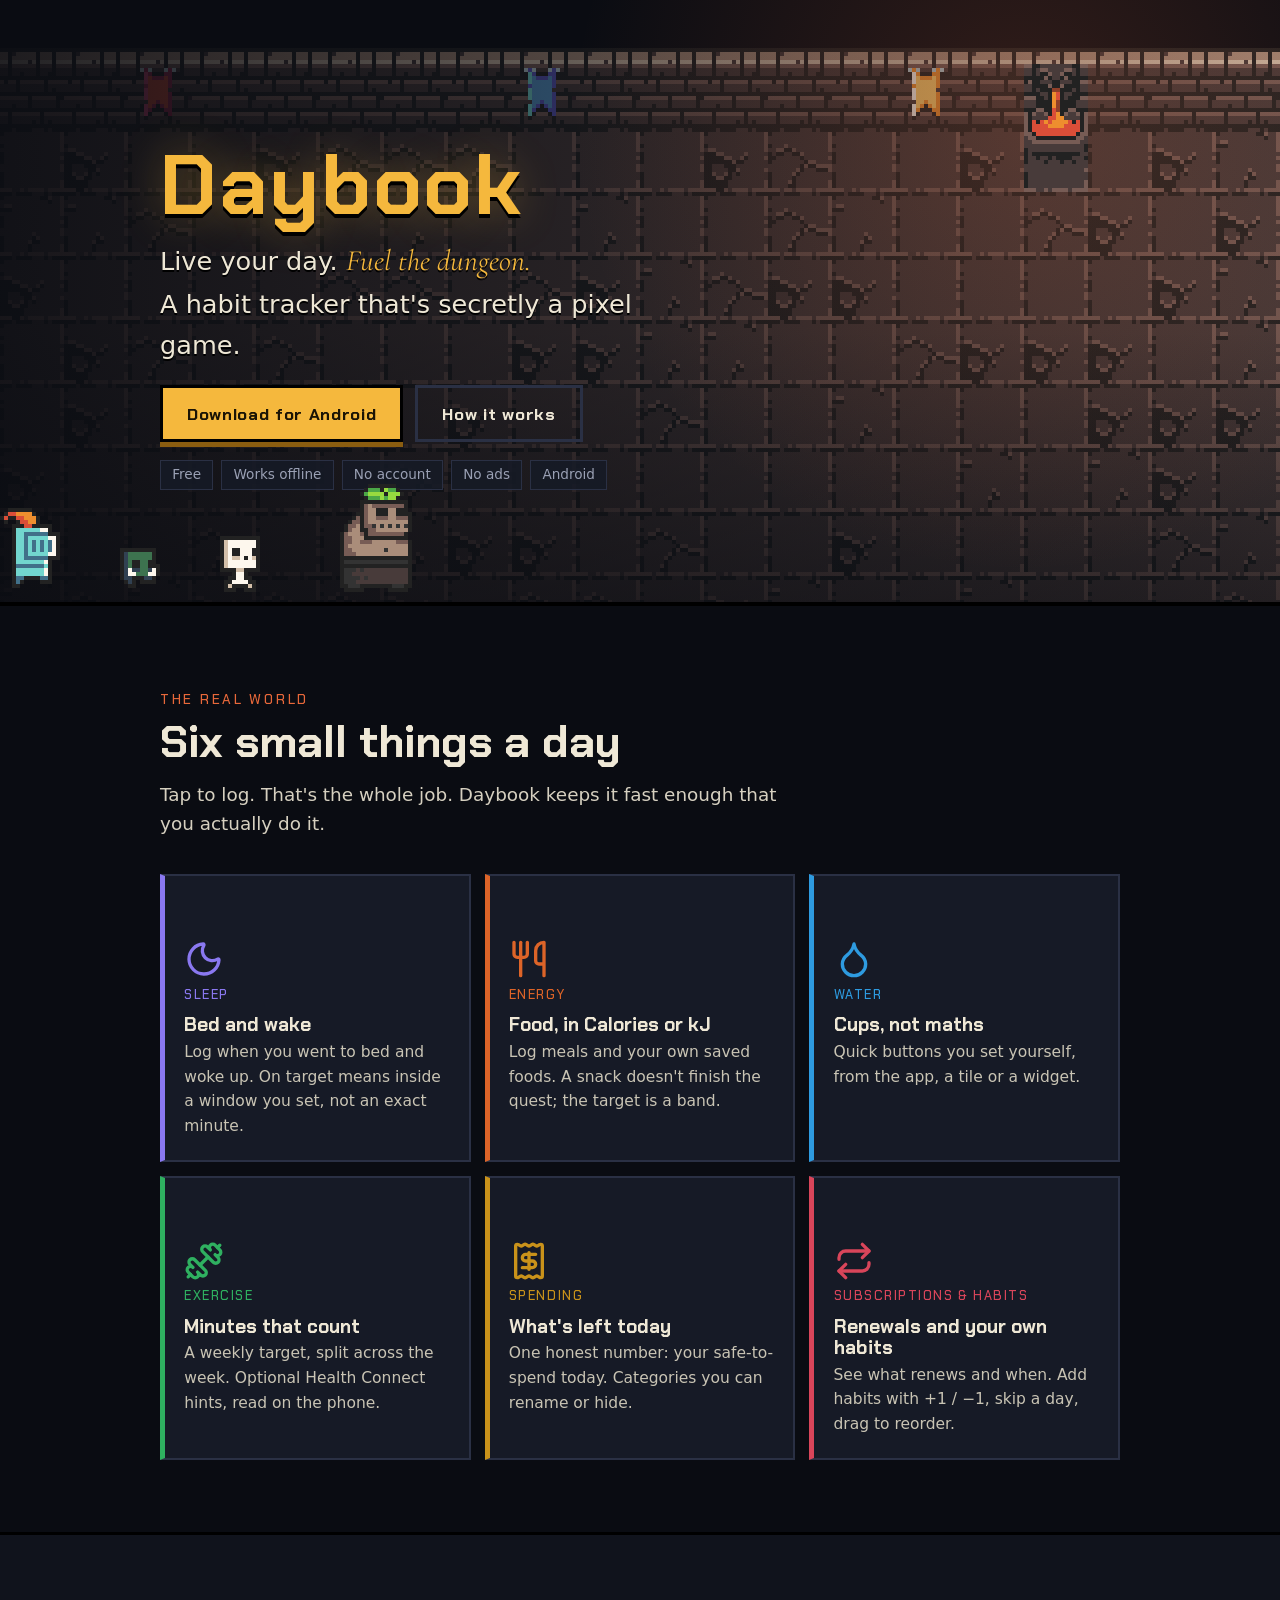
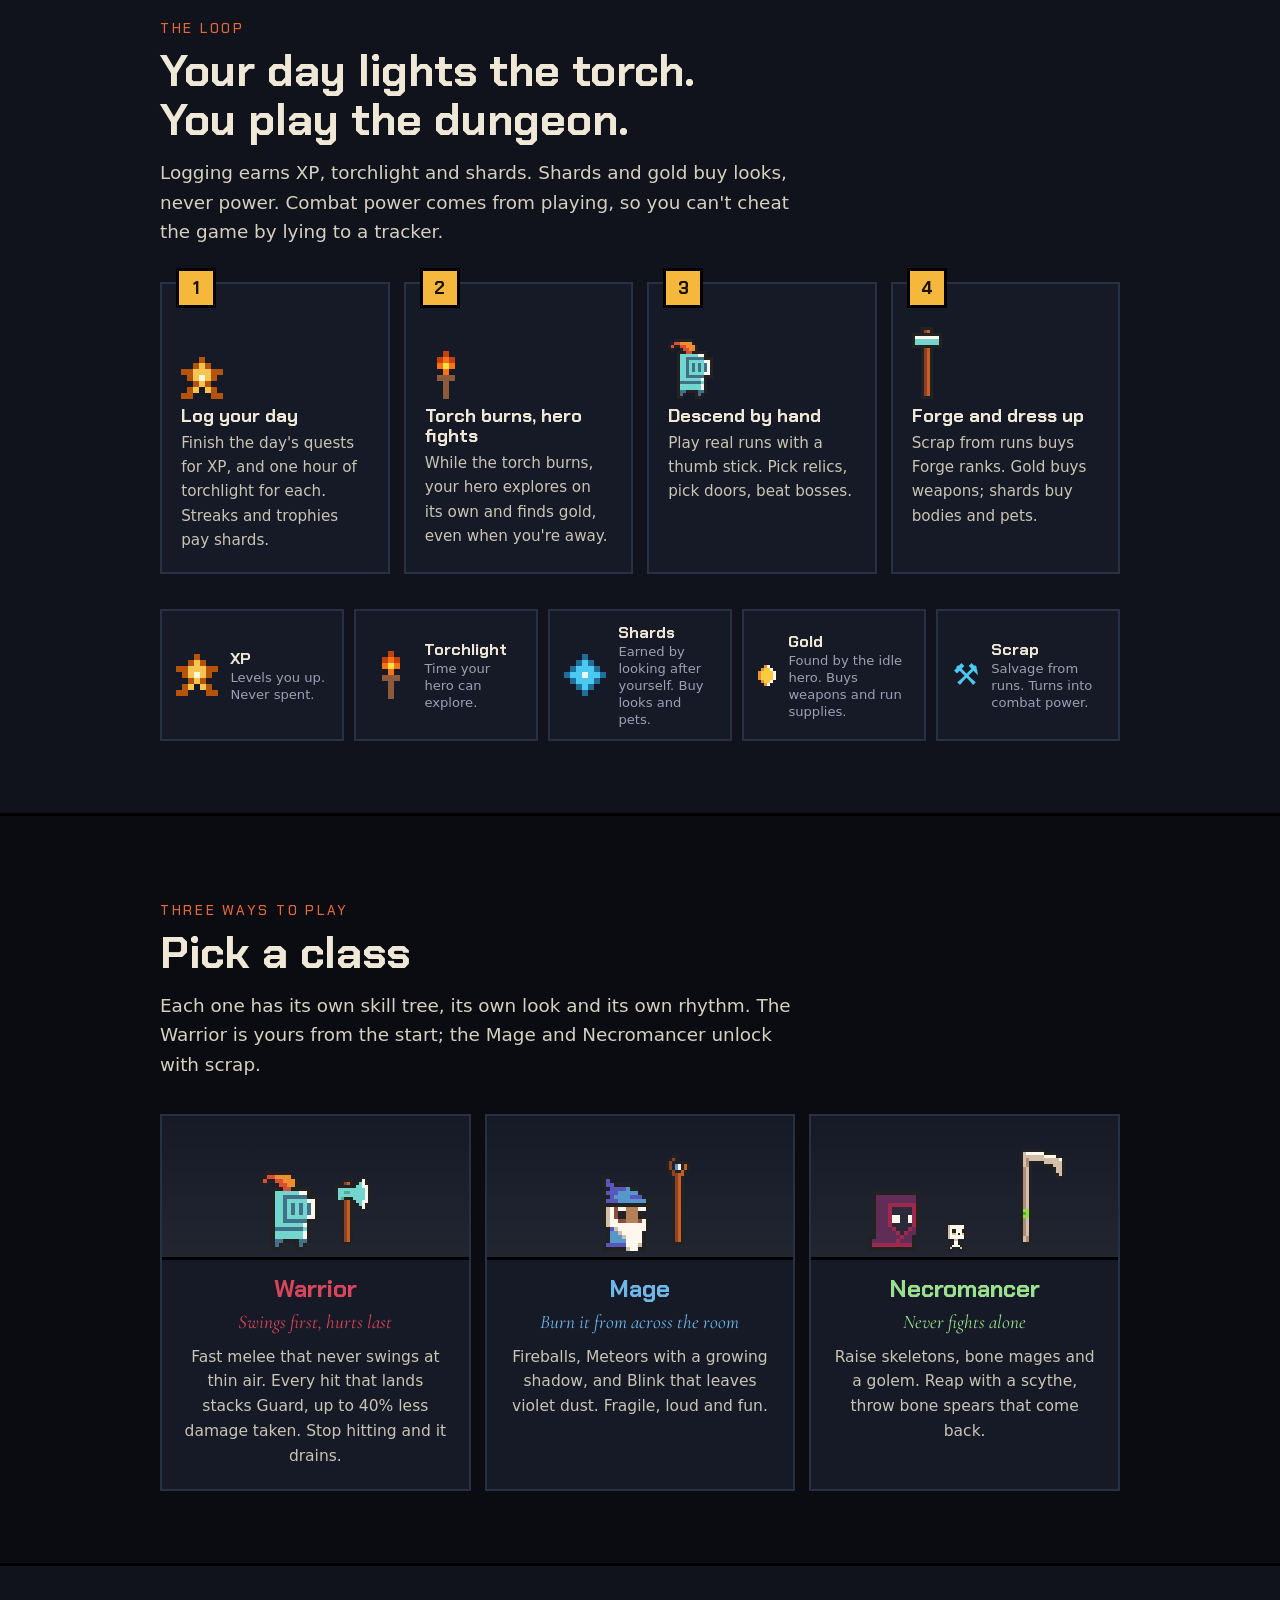
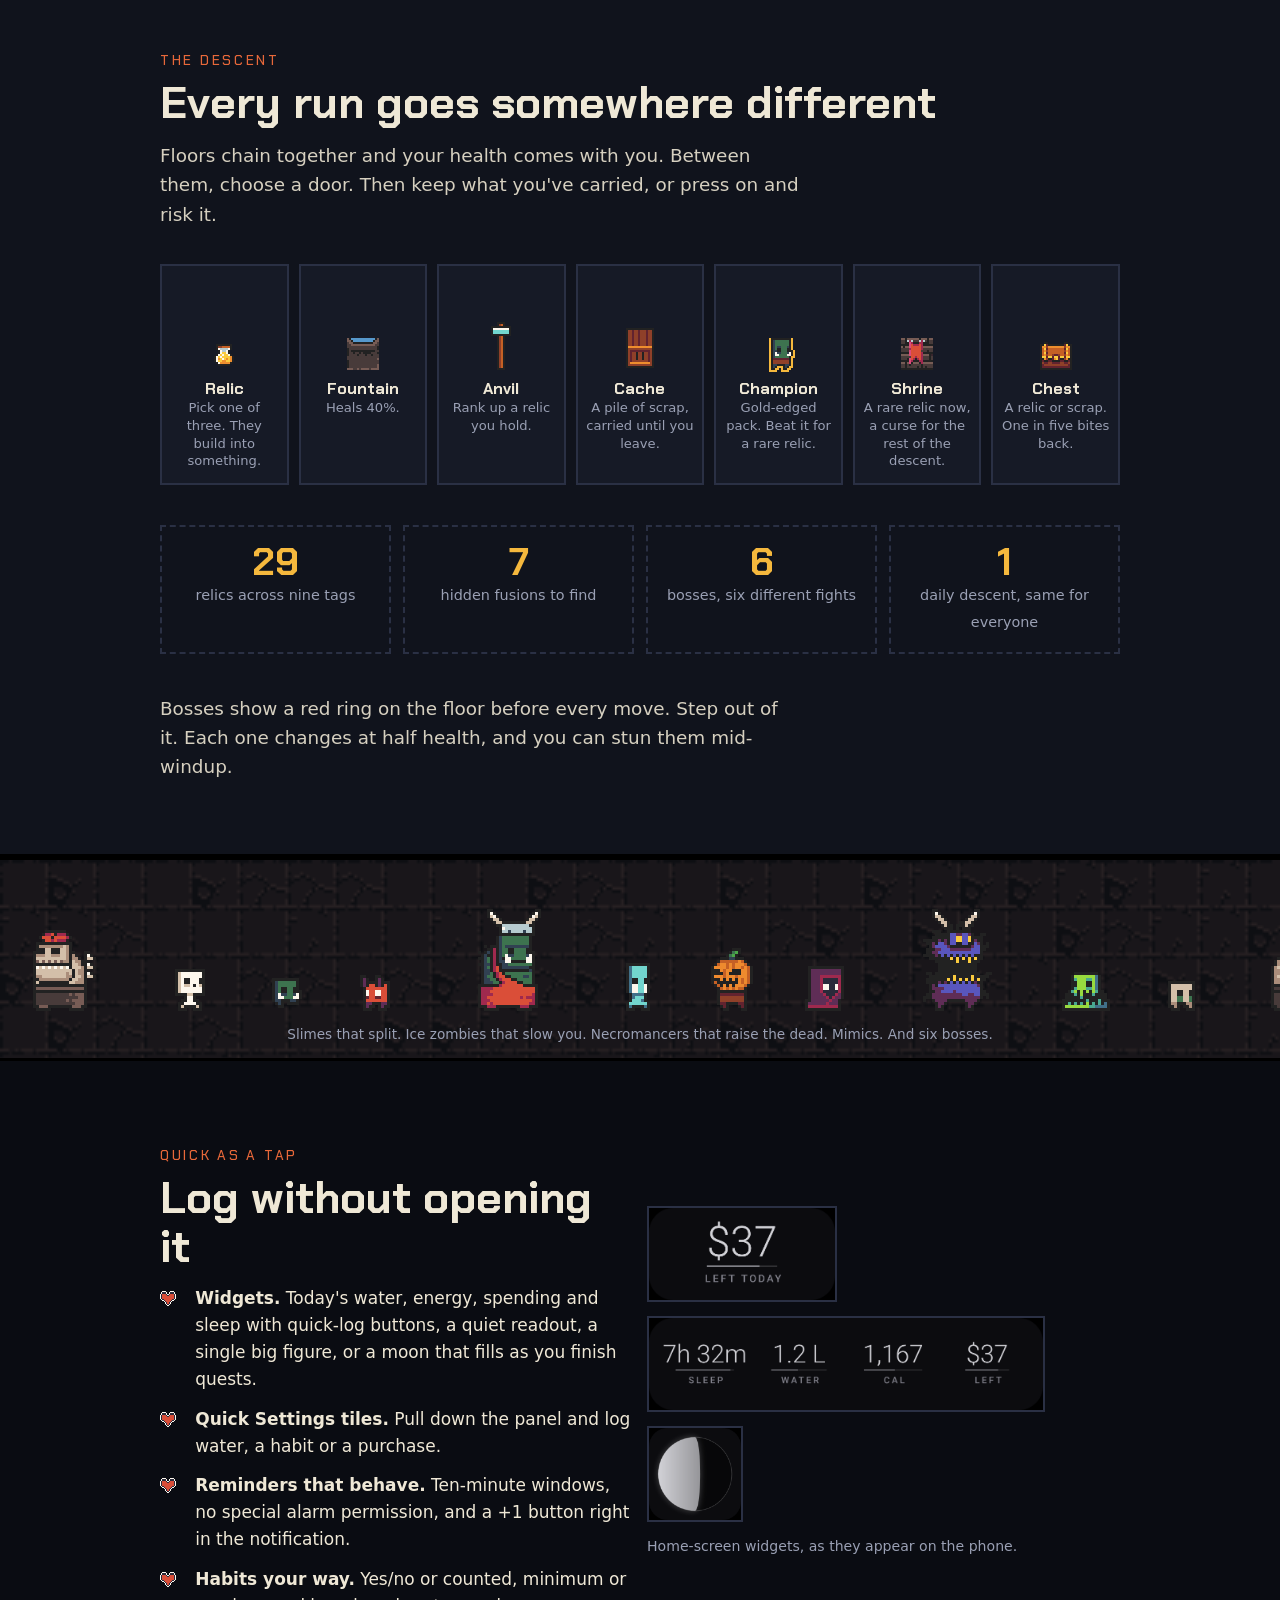
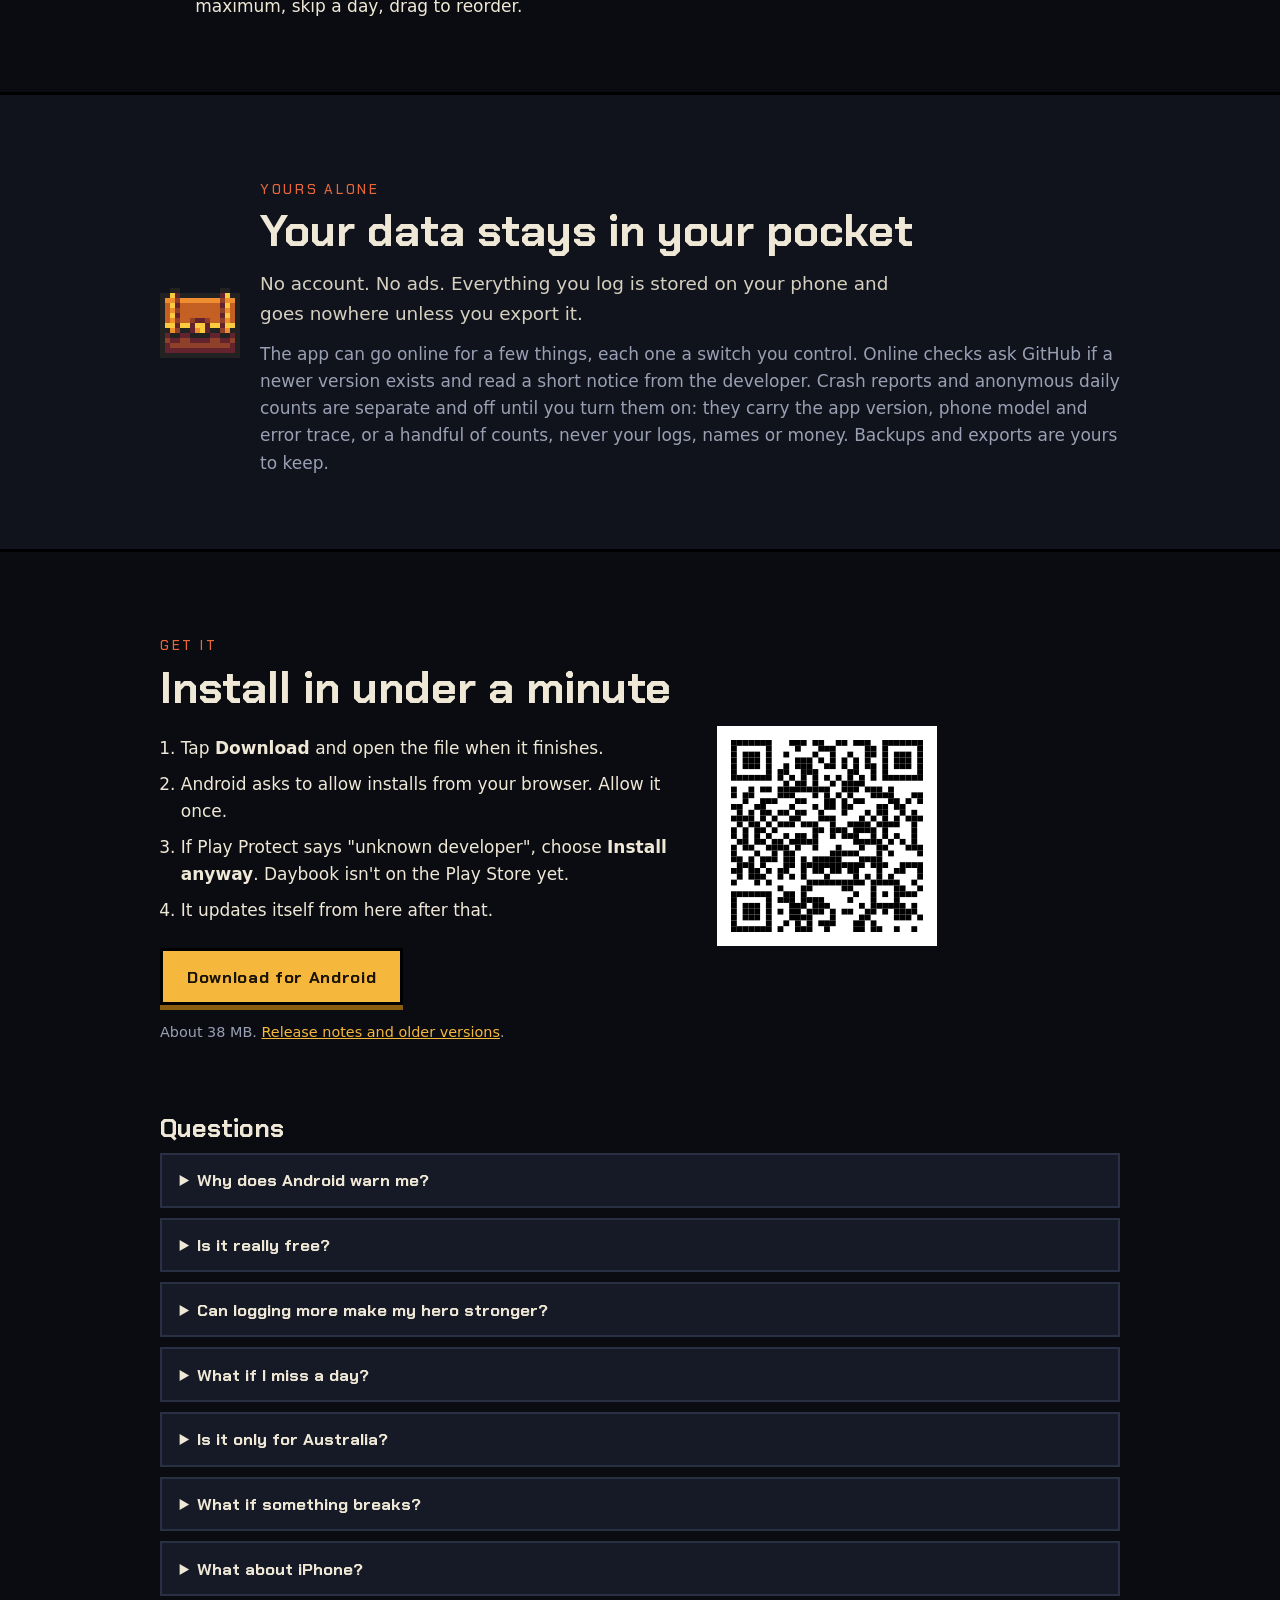
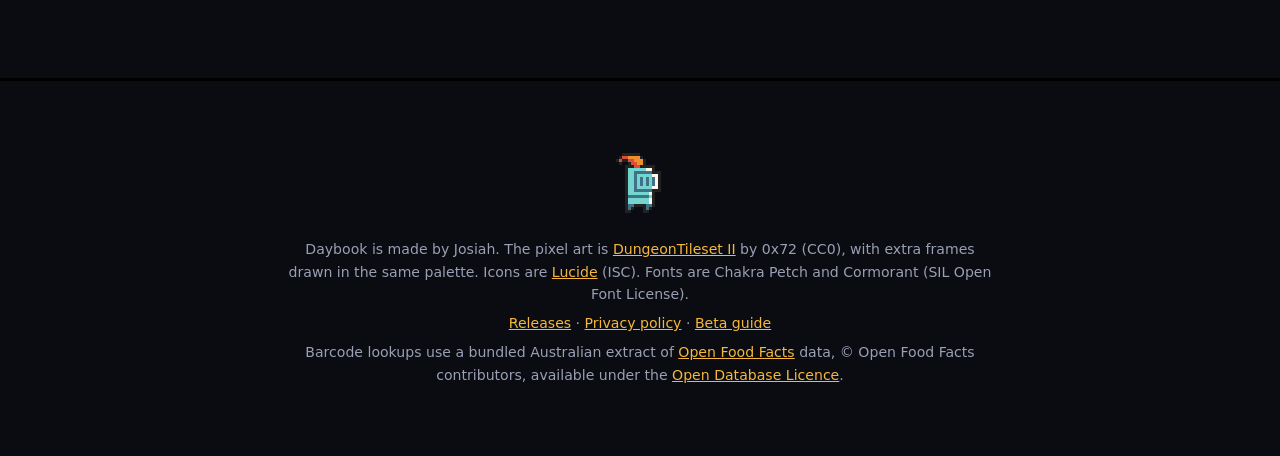
<file: docs/index.html>
<!doctype html>
<html lang="en">
<head>
<meta charset="utf-8">
<meta name="viewport" content="width=device-width, initial-scale=1">
<title>Daybook: a habit tracker that's a dungeon</title>
<meta name="description" content="Log sleep, food, water, exercise and money. Your real days light the torch for a pixel dungeon you play. Free, offline, no account. Android.">
<meta property="og:title" content="Daybook">
<meta property="og:description" content="Live your day. Fuel the dungeon. Free, offline, no account.">
<meta property="og:image" content="https://josiahk28.github.io/daybook-releases/shots/og.png">
<meta name="theme-color" content="#0a0c12">
<link rel="icon" href="art/flask_big_red.png">
<link rel="stylesheet" href="art.css">
<style>
  @font-face { font-family:"Chakra Petch"; font-weight:700; src:url(fonts/chakra_petch_bold.ttf); font-display:swap; }
  @font-face { font-family:"Chakra Petch"; font-weight:500; src:url(fonts/chakra_petch_medium.ttf); font-display:swap; }
  @font-face { font-family:"Cormorant"; font-style:italic; src:url(fonts/cormorant_italic.ttf); font-display:swap; }

  :root {
    --bg:#0a0c12; --bg2:#10131c; --panel:#161a26; --line:#2a3044; --ink:#efe8d6; --muted:#9aa0b4;
    --gold:#f5b83d; --ember:#e8683a; --frost:#6fb7e8; --bone:#9be08f; --blood:#d9455a;
    --s:4; /* pixel scale for sprites */
  }
  @media (max-width:640px) { :root { --s:3; } }
  * { box-sizing:border-box; }
  html { scroll-behavior:smooth; }
  body { margin:0; background:var(--bg); color:var(--ink); font:17px/1.6 system-ui, -apple-system, "Segoe UI", sans-serif; overflow-x:hidden; }
  h1,h2,h3 { font-family:"Chakra Petch", system-ui, sans-serif; font-weight:700; line-height:1.1; margin:0; }
  a { color:var(--gold); }
  .wrap { max-width:62rem; margin:0 auto; padding:0 16px; }
  .quiet { color:var(--muted); }
  .flavour { font-family:"Cormorant", Georgia, serif; font-style:italic; font-size:1.3em; color:var(--gold); }

  /* Sprites cut from the app's atlas. Whole-pixel scaling, never smoothed. */
  .spr { display:inline-block; flex:none; image-rendering:pixelated; background-repeat:no-repeat;
    width:calc(var(--w) * var(--s) * 1px); height:calc(var(--h) * var(--s) * 1px);
    background-size:calc(var(--n) * var(--w) * var(--s) * 1px) 100%;
    animation:spr calc(var(--n) / var(--fps, 6) * 1s) steps(var(--n)) infinite; }
  .spr.still { animation:none; }
  .spr.flip { transform:scaleX(-1); }
  @keyframes spr { to { background-position-x:calc(var(--n) * var(--w) * var(--s) * -1px); } }
  .x2 { --s:2; } .x3 { --s:3; } .x5 { --s:5; } .x6 { --s:6; }
  .champion { filter:drop-shadow(2px 0 0 var(--gold)) drop-shadow(-2px 0 0 var(--gold)) drop-shadow(0 2px 0 var(--gold)); }

  /* Hero: the dungeon room from the app's own tiles, with a hero being chased along the floor. */
  .hero { position:relative; min-height:calc(9 * 16 * var(--s) * 1px); background:#0a0c12 url(art/room.png) repeat-x 0 0 / auto calc(14 * 16 * var(--s) * 1px);
    image-rendering:pixelated; overflow:hidden; border-bottom:4px solid #000; }
  .hero::before { content:""; position:absolute; inset:0;
    background:linear-gradient(to right, rgba(10,12,18,.88) 0%, rgba(10,12,18,.55) 45%, rgba(10,12,18,.1) 100%),
               linear-gradient(to bottom, transparent 55%, rgba(10,12,18,.55)); }
  .hero .wrap { position:relative; padding-top:calc(2 * 16 * var(--s) * 1px + 12px); padding-bottom:calc(var(--s) * 28px); }
  .hero h1 { font-size:clamp(2.8rem, 9vw, 5.2rem); color:var(--gold); text-shadow:0 4px 0 #000, 0 0 40px rgba(245,184,61,.35); letter-spacing:.02em; }
  .hero .tag { font-size:clamp(1.15rem, 3vw, 1.6rem); margin:.35rem 0 1.2rem; max-width:34rem; text-shadow:0 2px 0 #000; }
  .cta { display:flex; flex-wrap:wrap; gap:12px; align-items:center; }
  .btn { display:inline-block; background:var(--gold); color:#1b1405; font:700 1.05rem "Chakra Petch", sans-serif; letter-spacing:.04em;
    padding:.9rem 1.5rem; text-decoration:none; border:3px solid #000; box-shadow:0 5px 0 #8a5d10; transition:transform .08s, box-shadow .08s; }
  .btn:hover { transform:translateY(2px); box-shadow:0 3px 0 #8a5d10; }
  .btn.ghost { background:transparent; color:var(--ink); border-color:var(--line); box-shadow:none; }
  .chips { display:flex; flex-wrap:wrap; gap:8px; margin-top:1.1rem; }
  .chip { background:rgba(22,26,38,.85); border:1px solid var(--line); padding:.2rem .7rem; font-size:.85rem; color:var(--muted); }
  .lane { position:absolute; left:0; right:0; bottom:10px; height:calc(36 * var(--s) * 1px); pointer-events:none; }
  .runner { position:absolute; bottom:0; left:0; display:flex; align-items:flex-end; gap:calc(var(--s) * 10px); animation:patrol 16s linear -7s infinite; }
  @keyframes patrol { from { transform:translateX(-45vw); } to { transform:translateX(115vw); } }
  .fountain { position:absolute; right:calc(16 * var(--s) * 1px * 3); top:calc(16 * var(--s) * 1px); }
  .fountain.basin { top:calc(32 * var(--s) * 1px); }
  @media (max-width:640px) { .fountain { display:none; } }
  .torch-glow { position:absolute; inset:0; background:radial-gradient(circle at 80% 20%, rgba(232,104,58,.18), transparent 40%); animation:flick 3s ease-in-out infinite alternate; }
  @keyframes flick { to { opacity:.55; } }

  section { padding:4.5rem 0; position:relative; }
  section.alt { background:var(--bg2); border-top:3px solid #000; border-bottom:3px solid #000; }
  .kicker { font:500 .85rem "Chakra Petch", sans-serif; letter-spacing:.2em; text-transform:uppercase; color:var(--ember); margin-bottom:.6rem; }
  h2 { font-size:clamp(1.8rem, 5vw, 2.8rem); margin-bottom:.8rem; }
  .lead { font-size:1.15rem; max-width:40rem; color:#d6d0c0; margin:0 0 2.2rem; }

  .grid { display:grid; gap:14px; }
  .g3 { grid-template-columns:repeat(auto-fit, minmax(15.5rem, 1fr)); }
  .g2 { grid-template-columns:repeat(auto-fit, minmax(19rem, 1fr)); }
  .card { background:var(--panel); border:2px solid var(--line); padding:1.2rem 1.2rem 1.3rem; position:relative; }
  .card h3 { font-size:1.2rem; margin:.7rem 0 .3rem; }
  .card p { margin:0; color:#c9c4b4; font-size:.97rem; }
  .ic { width:40px; height:40px; color:var(--c, var(--gold)); }
  .stat .art { height:48px; margin-bottom:.4rem; display:flex; align-items:flex-end; }
  .card .art { height:calc(28 * 3px); display:flex; align-items:flex-end; gap:10px; }

  .stat { border-left:5px solid var(--c, var(--gold)); }
  .stat .tagline { font:500 .8rem "Chakra Petch"; letter-spacing:.12em; text-transform:uppercase; color:var(--c, var(--gold)); }

  /* The loop */
  .steps { counter-reset:step; display:grid; gap:14px; grid-template-columns:repeat(auto-fit, minmax(13rem, 1fr)); }
  .step { background:var(--panel); border:2px solid var(--line); padding:1.2rem; position:relative; }
  .step::before { counter-increment:step; content:counter(step); position:absolute; top:-16px; left:14px; background:var(--gold); color:#1b1405; font:700 1.1rem "Chakra Petch"; width:34px; height:34px; display:grid; place-items:center; border:3px solid #000; }
  .step h3 { margin:.4rem 0 .3rem; font-size:1.15rem; }
  .step p { margin:0; font-size:.95rem; color:#c9c4b4; }

  .mark { image-rendering:pixelated; width:42px; height:auto; }
  .step { padding-top:1.6rem; }
  .step .art { height:90px; display:flex; align-items:flex-end; margin-bottom:.3rem; }
  .purses { display:grid; grid-template-columns:repeat(auto-fit, minmax(10.5rem, 1fr)); gap:10px; margin-top:2.2rem; }
  .purse { display:flex; gap:12px; align-items:center; background:var(--panel); border:2px solid var(--line); padding:.7rem .9rem; }
  .purse .mark, .purse .spr { flex:none; }
  .purse b { display:block; font:700 1rem "Chakra Petch"; }
  .purse small { color:var(--muted); font-size:.82rem; line-height:1.3; display:block; }
  .purse .glyph { width:42px; text-align:center; font-size:30px; color:#4CC9F0; line-height:1; }

  /* Classes */
  .klass { text-align:center; }
  .klass .stage { height:calc(36 * var(--s) * 1px); display:flex; justify-content:center; align-items:flex-end; gap:12px; background:linear-gradient(to top, rgba(255,255,255,.05), transparent); border-bottom:3px solid #000; margin:-1.2rem -1.2rem 1rem; padding-bottom:6px; }
  .klass h3 { font-size:1.5rem; }
  .klass .role { font-family:"Cormorant", serif; font-style:italic; font-size:1.2rem; margin-bottom:.4rem; }
  .klass.w { --c:var(--blood); } .klass.m { --c:var(--frost); } .klass.n { --c:var(--bone); }
  .klass .role, .klass h3 { color:var(--c); }
  .klass:hover .stage .spr:first-child { animation-duration:.5s; }

  /* Doors */
  .doors { display:grid; grid-template-columns:repeat(auto-fit, minmax(7rem, 1fr)); gap:10px; margin:0 0 2.5rem; }
  .door { background:var(--panel); border:2px solid var(--line); text-align:center; padding:1rem .5rem .8rem; }
  .door .spr { margin-bottom:.5rem; }
  .door b { display:block; font:700 1rem "Chakra Petch"; }
  .door small { color:var(--muted); font-size:.82rem; display:block; line-height:1.35; }
  .door .ico { height:calc(24 * var(--s) * 1px); display:flex; align-items:flex-end; justify-content:center; }

  .facts { display:grid; grid-template-columns:repeat(auto-fit, minmax(10rem, 1fr)); gap:12px; margin-bottom:2.5rem; }
  .fact { text-align:center; padding:1rem; border:2px dashed var(--line); }
  .fact b { display:block; font:700 2.4rem "Chakra Petch"; color:var(--gold); line-height:1; }
  .fact span { color:var(--muted); font-size:.9rem; }

  /* Bestiary marquee */
  .bestiary { overflow:hidden; border-top:3px solid #000; border-bottom:3px solid #000; background:#07090e url(art/room.png) repeat-x 0 -96px / auto calc(14 * 16 * 3px); padding:1.2rem 0 .2rem; position:relative; }
  .bestiary::before { content:""; position:absolute; inset:0; background:rgba(7,9,14,.72); }
  .belt { display:flex; align-items:flex-end; gap:46px; width:max-content; animation:belt 60s linear infinite; position:relative; }
  .belt .spr { --s:3; }
  .belt .big { --s:3; }
  @keyframes belt { to { transform:translateX(-50%); } }
  .bestiary:hover .belt { animation-play-state:paused; }
  .caption { text-align:center; position:relative; margin:.8rem 0 .6rem; font-size:.85rem; color:var(--muted); }

  /* Everyday tools */
  .shots { display:flex; flex-wrap:wrap; gap:14px; align-items:center; margin-top:1.5rem; }
  .shots img { height:96px; border:2px solid var(--line); background:#000; }
  .bullets { list-style:none; padding:0; margin:0; display:grid; gap:12px; }
  .bullets li { padding-left:2.2rem; position:relative; }
  .bullets li::before { content:""; position:absolute; left:0; top:.35em; width:16px; height:16px; background:url(art/ui_heart_full.png) no-repeat center / contain; image-rendering:pixelated; }
  .bullets b { color:var(--ink); }

  /* Privacy */
  .vault { display:grid; gap:20px; grid-template-columns:auto 1fr; align-items:center; }
  @media (max-width:640px) { .vault { grid-template-columns:1fr; } }

  /* Install */
  .install { display:grid; gap:2rem; grid-template-columns:1.3fr 1fr; align-items:start; }
  @media (max-width:760px) { .install { grid-template-columns:1fr; } }
  ol.how { padding-left:1.3rem; margin:0 0 1.5rem; } ol.how li { margin:.55rem 0; }
  .qrbox { background:#fff; padding:14px; width:220px; display:none; }
  .qrbox img { width:100%; display:block; }
  @media (hover:hover) and (pointer:fine) { .qrbox, .qrcap { display:block; } }
  .qrcap { display:none; font-size:.9rem; color:var(--muted); margin-top:.6rem; max-width:220px; }
  details { background:var(--panel); border:2px solid var(--line); padding:.9rem 1.1rem; margin:10px 0; }
  summary { cursor:pointer; font:700 1.05rem "Chakra Petch"; }
  details p { margin:.6rem 0 0; color:#c9c4b4; }

  footer { padding:3rem 0 4rem; border-top:3px solid #000; color:var(--muted); font-size:.88rem; text-align:center; }
  footer .spr { margin-bottom:12px; }
  footer p { max-width:44rem; margin:.4rem auto; }

  /* Phones: tighter rhythm, full-width buttons, comfortable tap targets, no sideways overflow. */
  html { -webkit-text-size-adjust:100%; text-size-adjust:100%; }
  .g2 { grid-template-columns:repeat(auto-fit, minmax(min(19rem, 100%), 1fr)); }
  .g3 { grid-template-columns:repeat(auto-fit, minmax(min(15.5rem, 100%), 1fr)); }
  .wrap { padding-left:max(16px, env(safe-area-inset-left)); padding-right:max(16px, env(safe-area-inset-right)); }
  footer { padding-bottom:calc(4rem + env(safe-area-inset-bottom)); }
  @media (max-width:640px) {
    body { font-size:16px; }
    section { padding:3rem 0; }
    .lead { font-size:1.05rem; margin-bottom:1.6rem; }
    .hero::before { background:linear-gradient(to bottom, rgba(10,12,18,.7), rgba(10,12,18,.8) 60%, rgba(10,12,18,.55)); }
    .hero .wrap { padding-top:calc(1.2 * 16 * var(--s) * 1px + 12px); }
    .hero .tag { margin-bottom:1.4rem; }
    .cta { flex-direction:column; align-items:stretch; }
    .btn { text-align:center; padding:1rem 1.2rem; min-height:52px; }
    .chips { gap:6px; }
    .chip { font-size:.8rem; }
    .install .btn { display:block; }
    .card, .step { padding-left:1rem; padding-right:1rem; }
    .klass .stage { margin-left:-1rem; margin-right:-1rem; }
    .steps { gap:26px; }
    .doors { grid-template-columns:repeat(2, 1fr); }
    .door:last-child:nth-child(odd) { grid-column:1 / -1; }
    .facts { grid-template-columns:repeat(2, 1fr); }
    .fact b { font-size:2rem; }
    .purses { grid-template-columns:1fr; }
    .shots { justify-content:center; }
    .shots img { height:auto; width:calc(50% - 7px); max-width:180px; object-fit:contain; }
    .vault { text-align:center; justify-items:center; }
    .belt { gap:30px; animation-duration:45s; }
    summary { padding:.35rem 0; min-height:44px; display:flex; align-items:center; }
    details { padding:.5rem 1rem; }
    .bullets li { padding-left:1.9rem; }
  }
  @media (max-width:340px) {
    .hero h1 { font-size:2.5rem; }
    .doors { grid-template-columns:1fr; }
  }

  .ios-note { display:none; }
  .is-ios .ios-note { display:block; } .is-ios .dl { display:none; }

  /* Fade-in as sections scroll into view (only when JS runs). */
  .js .rise { opacity:0; transform:translateY(18px); transition:opacity .6s, transform .6s; }
  .js .rise.in { opacity:1; transform:none; }

  @media (prefers-reduced-motion: reduce) {
    .spr, .runner, .belt, .torch-glow { animation:none !important; }
    .runner { transform:translateX(30vw); }
    .js .rise { opacity:1; transform:none; transition:none; }
    html { scroll-behavior:auto; }
  }
</style>
</head>
<body>

<header class="hero">
  <div class="torch-glow"></div>
  <span class="spr s-wall_fountain_mid_red_anim fountain" style="--fps:5"></span>
  <span class="spr s-wall_fountain_basin_red_anim fountain basin" style="--fps:5"></span>
  <div class="wrap">
    <h1>Daybook</h1>
    <p class="tag">Live your day. <span class="flavour" style="font-size:1.15em">Fuel the dungeon.</span><br>A habit tracker that's secretly a pixel game.</p>
    <div class="cta">
      <a class="btn dl" id="dl" href="https://github.com/JosiahK28/daybook-releases/releases/latest/download/daybook.apk">Download for Android</a>
      <a class="btn ghost" href="#how">How it works</a>
    </div>
    <div class="chips">
      <span class="chip">Free</span><span class="chip">Works offline</span><span class="chip">No account</span><span class="chip">No ads</span><span class="chip" id="ver">Android</span>
    </div>
    <p class="ios-note quiet">Daybook is Android only for now. Open this page on an Android phone to install it.</p>
  </div>
  <div class="lane" aria-hidden="true">
    <div class="runner">
      <span class="spr s-knight_m_run_anim" style="--fps:10"></span>
      <span class="spr s-goblin_run_anim" style="--fps:10"></span>
      <span class="spr s-skelet_idle_anim" style="--fps:8"></span>
      <span class="spr s-big_zombie_idle_anim" style="--fps:7"></span>
    </div>
  </div>
</header>

<section id="six">
  <div class="wrap">
    <p class="kicker rise">The real world</p>
    <h2 class="rise">Six small things a day</h2>
    <p class="lead rise">Tap to log. That's the whole job. Daybook keeps it fast enough that you actually do it.</p>
    <div class="grid g3">
      <div class="card stat rise" style="--c:#8A78F0"><div class="art"><svg class="ic" aria-hidden="true"><use href="icons.svg#moon"/></svg></div><p class="tagline">Sleep</p><h3>Bed and wake</h3><p>Log when you went to bed and woke up. On target means inside a window you set, not an exact minute.</p></div>
      <div class="card stat rise" style="--c:#DD6428"><div class="art"><svg class="ic" aria-hidden="true"><use href="icons.svg#utensils"/></svg></div><p class="tagline">Energy</p><h3>Food, in Calories or kJ</h3><p>Log meals and your own saved foods. A snack doesn't finish the quest; the target is a band.</p></div>
      <div class="card stat rise" style="--c:#2E9BE0"><div class="art"><svg class="ic" aria-hidden="true"><use href="icons.svg#droplet"/></svg></div><p class="tagline">Water</p><h3>Cups, not maths</h3><p>Quick buttons you set yourself, from the app, a tile or a widget.</p></div>
      <div class="card stat rise" style="--c:#2FB060"><div class="art"><svg class="ic" aria-hidden="true"><use href="icons.svg#dumbbell"/></svg></div><p class="tagline">Exercise</p><h3>Minutes that count</h3><p>A weekly target, split across the week. Optional Health Connect hints, read on the phone.</p></div>
      <div class="card stat rise" style="--c:#C9921A"><div class="art"><svg class="ic" aria-hidden="true"><use href="icons.svg#receipt"/></svg></div><p class="tagline">Spending</p><h3>What's left today</h3><p>One honest number: your safe-to-spend today. Categories you can rename or hide.</p></div>
      <div class="card stat rise" style="--c:#d9455a"><div class="art"><svg class="ic" aria-hidden="true"><use href="icons.svg#repeat"/></svg></div><p class="tagline">Subscriptions &amp; habits</p><h3>Renewals and your own habits</h3><p>See what renews and when. Add habits with +1 / −1, skip a day, drag to reorder.</p></div>
    </div>
  </div>
</section>

<section class="alt" id="how">
  <div class="wrap">
    <p class="kicker rise">The loop</p>
    <h2 class="rise">Your day lights the torch.<br>You play the dungeon.</h2>
    <p class="lead rise">Logging earns XP, torchlight and shards. Shards and gold buy looks, never power. Combat power comes from playing, so you can't cheat the game by lying to a tracker.</p>
    <div class="steps">
      <div class="step rise"><div class="art"><img class="mark" src="art/mark_xp.png" alt="XP" width="21" height="21"></div><h3>Log your day</h3><p>Finish the day's quests for XP, and one hour of torchlight for each. Streaks and trophies pay shards.</p></div>
      <div class="step rise"><div class="art"><img class="mark" src="art/mark_torch.png" alt="Torchlight" width="21" height="24"></div><h3>Torch burns, hero fights</h3><p>While the torch burns, your hero explores on its own and finds gold, even when you're away.</p></div>
      <div class="step rise"><div class="art"><span class="spr x3 s-knight_m_idle_anim"></span></div><h3>Descend by hand</h3><p>Play real runs with a thumb stick. Pick relics, pick doors, beat bosses.</p></div>
      <div class="step rise"><div class="art"><span class="spr x3 still s-weapon_hammer"></span></div><h3>Forge and dress up</h3><p>Scrap from runs buys Forge ranks. Gold buys weapons; shards buy bodies and pets.</p></div>

    </div>
    <div class="purses">
      <div class="purse rise"><img class="mark" src="art/mark_xp.png" alt="" width="21" height="21"><div><b>XP</b><small>Levels you up. Never spent.</small></div></div>
      <div class="purse rise"><img class="mark" src="art/mark_torch.png" alt="" width="21" height="24"><div><b>Torchlight</b><small>Time your hero can explore.</small></div></div>
      <div class="purse rise"><img class="mark" src="art/mark_shards.png" alt="" width="21" height="21"><div><b>Shards</b><small>Earned by looking after yourself. Buy looks and pets.</small></div></div>
      <div class="purse rise"><span class="spr x3 s-coin_anim" style="--fps:8"></span><div><b>Gold</b><small>Found by the idle hero. Buys weapons and run supplies.</small></div></div>
      <div class="purse rise"><span class="glyph" aria-hidden="true">⚒</span><div><b>Scrap</b><small>Salvage from runs. Turns into combat power.</small></div></div>
    </div>
  </div>
</section>

<section id="classes">
  <div class="wrap">
    <p class="kicker rise">Three ways to play</p>
    <h2 class="rise">Pick a class</h2>
    <p class="lead rise">Each one has its own skill tree, its own look and its own rhythm. The Warrior is yours from the start; the Mage and Necromancer unlock with scrap.</p>
    <div class="grid g3">
      <div class="card klass w rise">
        <div class="stage"><span class="spr s-knight_m_idle_anim" style="--fps:5"></span><span class="spr x3 still s-weapon_waraxe" style="margin-bottom:6px"></span></div>
        <h3>Warrior</h3><div class="role">Swings first, hurts last</div>
        <p>Fast melee that never swings at thin air. Every hit that lands stacks Guard, up to 40% less damage taken. Stop hitting and it drains.</p>
      </div>
      <div class="card klass m rise">
        <div class="stage"><span class="spr s-wizzard_m_idle_anim" style="--fps:5"></span><span class="spr x3 still s-weapon_frost_staff" style="margin-bottom:6px"></span></div>
        <h3>Mage</h3><div class="role">Burn it from across the room</div>
        <p>Fireballs, Meteors with a growing shadow, and Blink that leaves violet dust. Fragile, loud and fun.</p>
      </div>
      <div class="card klass n rise">
        <div class="stage"><span class="spr s-necromancer_anim" style="--fps:5"></span><span class="spr x2 s-skelet_idle_anim" style="--fps:6"></span><span class="spr x3 still s-weapon_bone_scythe" style="margin-bottom:6px"></span></div>
        <h3>Necromancer</h3><div class="role">Never fights alone</div>
        <p>Raise skeletons, bone mages and a golem. Reap with a scythe, throw bone spears that come back.</p>
      </div>
    </div>
  </div>
</section>

<section class="alt" id="descent">
  <div class="wrap">
    <p class="kicker rise">The Descent</p>
    <h2 class="rise">Every run goes somewhere different</h2>
    <p class="lead rise">Floors chain together and your health comes with you. Between them, choose a door. Then keep what you've carried, or press on and risk it.</p>
    <div class="doors">
      <div class="door rise"><div class="ico"><span class="spr x2 still s-flask_big_yellow"></span></div><b>Relic</b><small>Pick one of three. They build into something.</small></div>
      <div class="door rise"><div class="ico"><span class="spr x2 s-wall_fountain_basin_blue_anim"></span></div><b>Fountain</b><small>Heals 40%.</small></div>
      <div class="door rise"><div class="ico"><span class="spr x2 still s-weapon_hammer"></span></div><b>Anvil</b><small>Rank up a relic you hold.</small></div>
      <div class="door rise"><div class="ico"><span class="spr x2 still s-crate"></span></div><b>Cache</b><small>A pile of scrap, carried until you leave.</small></div>
      <div class="door rise"><div class="ico"><span class="spr x2 champion s-orc_warrior_idle_anim"></span></div><b>Champion</b><small>Gold-edged pack. Beat it for a rare relic.</small></div>
      <div class="door rise"><div class="ico"><span class="spr x2 still s-wall_banner_red"></span></div><b>Shrine</b><small>A rare relic now, a curse for the rest of the descent.</small></div>
      <div class="door rise"><div class="ico"><span class="spr x2 s-chest_full_open_anim" style="--fps:2"></span></div><b>Chest</b><small>A relic or scrap. One in five bites back.</small></div>
    </div>
    <div class="facts">
      <div class="fact rise"><b>29</b><span>relics across nine tags</span></div>
      <div class="fact rise"><b>7</b><span>hidden fusions to find</span></div>
      <div class="fact rise"><b>6</b><span>bosses, six different fights</span></div>
      <div class="fact rise"><b>1</b><span>daily descent, same for everyone</span></div>
    </div>
    <p class="lead rise" style="margin:0">Bosses show a red ring on the floor before every move. Step out of it. Each one changes at half health, and you can stun them mid-windup.</p>
  </div>
</section>

<div class="bestiary" aria-label="Some of the monsters you'll meet">
  <div class="belt" aria-hidden="true">
    <!-- The row is listed twice so the loop has no seam. -->
    <script>
      (function () {
        var row = [
          ["boss_rotjaw_idle_anim","big"],["skelet_idle_anim"],["goblin_run_anim"],["imp_idle_anim"],["boss_gorrak_idle_anim","big"],
          ["ice_zombie_anim"],["pumpkin_dude_idle_anim"],["necromancer_anim"],["boss_vexmaw_idle_anim","big"],["swampy_anim"],["tiny_zombie_idle_anim"],
          ["bone_golem_idle_anim","big"],["chort_idle_anim"],["boss_ember_duke_idle_anim","big"],["orc_shaman_idle_anim"],["chest_mimic_open_anim"],
          ["boss_ironhide_idle_anim","big"],["muddy_anim"],["masked_orc_idle_anim"],["boss_mirebelly_idle_anim","big"],["slug_anim"]
        ];
        var html = "";
        for (var k = 0; k < 2; k++) row.forEach(function (r, i) {
          html += '<span class="spr s-' + r[0] + (r[1] ? ' big' : '') + (i % 3 ? '' : ' flip') + '" style="--fps:' + (5 + (i % 3)) + '"></span>';
        });
        document.currentScript.insertAdjacentHTML("afterend", html);
      })();
    </script>
  </div>
  <p class="caption">Slimes that split. Ice zombies that slow you. Necromancers that raise the dead. Mimics. And six bosses.</p>
</div>

<section id="quick">
  <div class="wrap">
    <div class="grid g2" style="align-items:center">
      <div>
        <p class="kicker rise">Quick as a tap</p>
        <h2 class="rise">Log without opening it</h2>
        <ul class="bullets rise">
          <li><b>Widgets.</b> Today's water, energy, spending and sleep with quick-log buttons, a quiet readout, a single big figure, or a moon that fills as you finish quests.</li>
          <li><b>Quick Settings tiles.</b> Pull down the panel and log water, a habit or a purchase.</li>
          <li><b>Reminders that behave.</b> Ten-minute windows, no special alarm permission, and a +1 button right in the notification.</li>
          <li><b>Habits your way.</b> Yes/no or counted, minimum or maximum, skip a day, drag to reorder.</li>
        </ul>
      </div>
      <div class="rise">
        <div class="shots">
          <img src="shots/widget_tally.png" alt="Tally widget showing $37 left today" height="96">
          <img src="shots/widget_readout.png" alt="Readout widget: sleep, water, Calories and money left" height="96">
          <img src="shots/widget_phase.png" alt="Phase widget: a moon that fills as quests are finished" height="96">
        </div>
        <p class="quiet" style="font-size:.88rem;margin-top:.8rem">Home-screen widgets, as they appear on the phone.</p>
      </div>
    </div>
  </div>
</section>

<section class="alt" id="privacy">
  <div class="wrap vault">
    <div class="rise"><span class="spr x5 still s-chest_full_open_anim"></span></div>
    <div class="rise">
      <p class="kicker">Yours alone</p>
      <h2>Your data stays in your pocket</h2>
      <p class="lead" style="margin-bottom:.8rem">No account. No ads. Everything you log is stored on your phone and goes nowhere unless you export it.</p>
      <p class="quiet" style="margin:0">The app can go online for a few things, each one a switch you control. Online checks ask GitHub if a newer version exists and read a short notice from the developer. Crash reports and anonymous daily counts are separate and off until you turn them on: they carry the app version, phone model and error trace, or a handful of counts, never your logs, names or money. Backups and exports are yours to keep.</p>
    </div>
  </div>
</section>

<section id="get">
  <div class="wrap">
    <p class="kicker rise">Get it</p>
    <h2 class="rise">Install in under a minute</h2>
    <div class="install">
      <div class="rise">
        <ol class="how">
          <li>Tap <b>Download</b> and open the file when it finishes.</li>
          <li>Android asks to allow installs from your browser. Allow it once.</li>
          <li>If Play Protect says "unknown developer", choose <b>Install anyway</b>. Daybook isn't on the Play Store yet.</li>
          <li>It updates itself from here after that.</li>
        </ol>
        <a class="btn dl" href="https://github.com/JosiahK28/daybook-releases/releases/latest/download/daybook.apk">Download for Android</a>
        <p class="ios-note quiet">Daybook is Android only for now.</p>
        <p class="quiet" style="font-size:.9rem;margin-top:1rem">About 38 MB. <a href="https://github.com/JosiahK28/daybook-releases/releases">Release notes and older versions</a>.</p>
      </div>
      <div class="rise">
        <div class="qrbox"><img src="qr.svg" alt="QR code for this page"></div>
        <p class="qrcap">On a computer? Scan this with your phone's camera to open this page there.</p>
      </div>
    </div>

    <h2 style="font-size:1.6rem;margin:3.5rem 0 .6rem" class="rise">Questions</h2>
    <details class="rise"><summary>Why does Android warn me?</summary><p>Daybook isn't on the Play Store, so Android and Play Protect treat it as an app from outside. The file is signed with the same key for every release, and every update is checked against it before installing.</p></details>
    <details class="rise"><summary>Is it really free?</summary><p>Yes. No purchases, no ads, no subscription. It's a personal project that friends can use.</p></details>
    <details class="rise"><summary>Can logging more make my hero stronger?</summary><p>No. Logging earns XP, torchlight and shards, and those buy time, levels and looks. Combat power comes from playing runs, so you can't cheat a tracker for it.</p></details>
    <details class="rise"><summary>What if I miss a day?</summary><p>There's a rest week, and quests show "started" or "done" honestly. Streaks can be saved with a campfire. Nothing punishes you for a missed day.</p></details>
    <details class="rise"><summary>Is it only for Australia?</summary><p>It is built Australia-first: dollars, Australian date and number formats, and an Australian barcode list for food. It works elsewhere, but those parts will feel local.</p></details>
    <details class="rise"><summary>What if something breaks?</summary><p>Read the <a href="beta.html">beta guide</a>: how to back up, restore, and send a report.</p></details>
    <details class="rise"><summary>What about iPhone?</summary><p>Not yet. Daybook is Android only for now.</p></details>
  </div>
</section>

<footer>
  <div class="wrap">
    <span class="spr x3 s-knight_m_idle_anim"></span>
    <p>Daybook is made by Josiah. The pixel art is <a href="https://0x72.itch.io/dungeontileset-ii">DungeonTileset II</a> by 0x72 (CC0), with extra frames drawn in the same palette. Icons are <a href="https://lucide.dev">Lucide</a> (ISC). Fonts are Chakra Petch and Cormorant (SIL Open Font License).</p>
    <p><a href="https://github.com/JosiahK28/daybook-releases/releases">Releases</a> · <a href="privacy.html">Privacy policy</a> · <a href="beta.html">Beta guide</a></p>
    <p>Barcode lookups use a bundled Australian extract of <a href="https://world.openfoodfacts.org">Open Food Facts</a> data, © Open Food Facts contributors, available under the <a href="https://opendatacommons.org/licenses/odbl/1-0/">Open Database Licence</a>.</p>
  </div>
</footer>

<script>
  var root = document.documentElement;
  root.classList.add("js");
  if (/iPhone|iPad|iPod/.test(navigator.userAgent)) root.classList.add("is-ios");

  // Fade sections in as they scroll into view.
  var items = document.querySelectorAll(".rise");
  if ("IntersectionObserver" in window) {
    var io = new IntersectionObserver(function (es) {
      es.forEach(function (e) { if (e.isIntersecting) { e.target.classList.add("in"); io.unobserve(e.target); } });
    }, { threshold: .12 });
    items.forEach(function (el, i) { el.style.transitionDelay = (i % 4) * 60 + "ms"; io.observe(el); });
  } else items.forEach(function (el) { el.classList.add("in"); });

  // Show the latest version on the page. If GitHub can't be reached, the chip just says Android.
  fetch("https://api.github.com/repos/JosiahK28/daybook-releases/releases/latest")
    .then(function (r) { return r.ok ? r.json() : null; })
    .then(function (j) { if (j && j.tag_name) document.getElementById("ver").textContent = "Android · " + j.tag_name; })
    .catch(function () {});
</script>
</body>
</html>
</file>
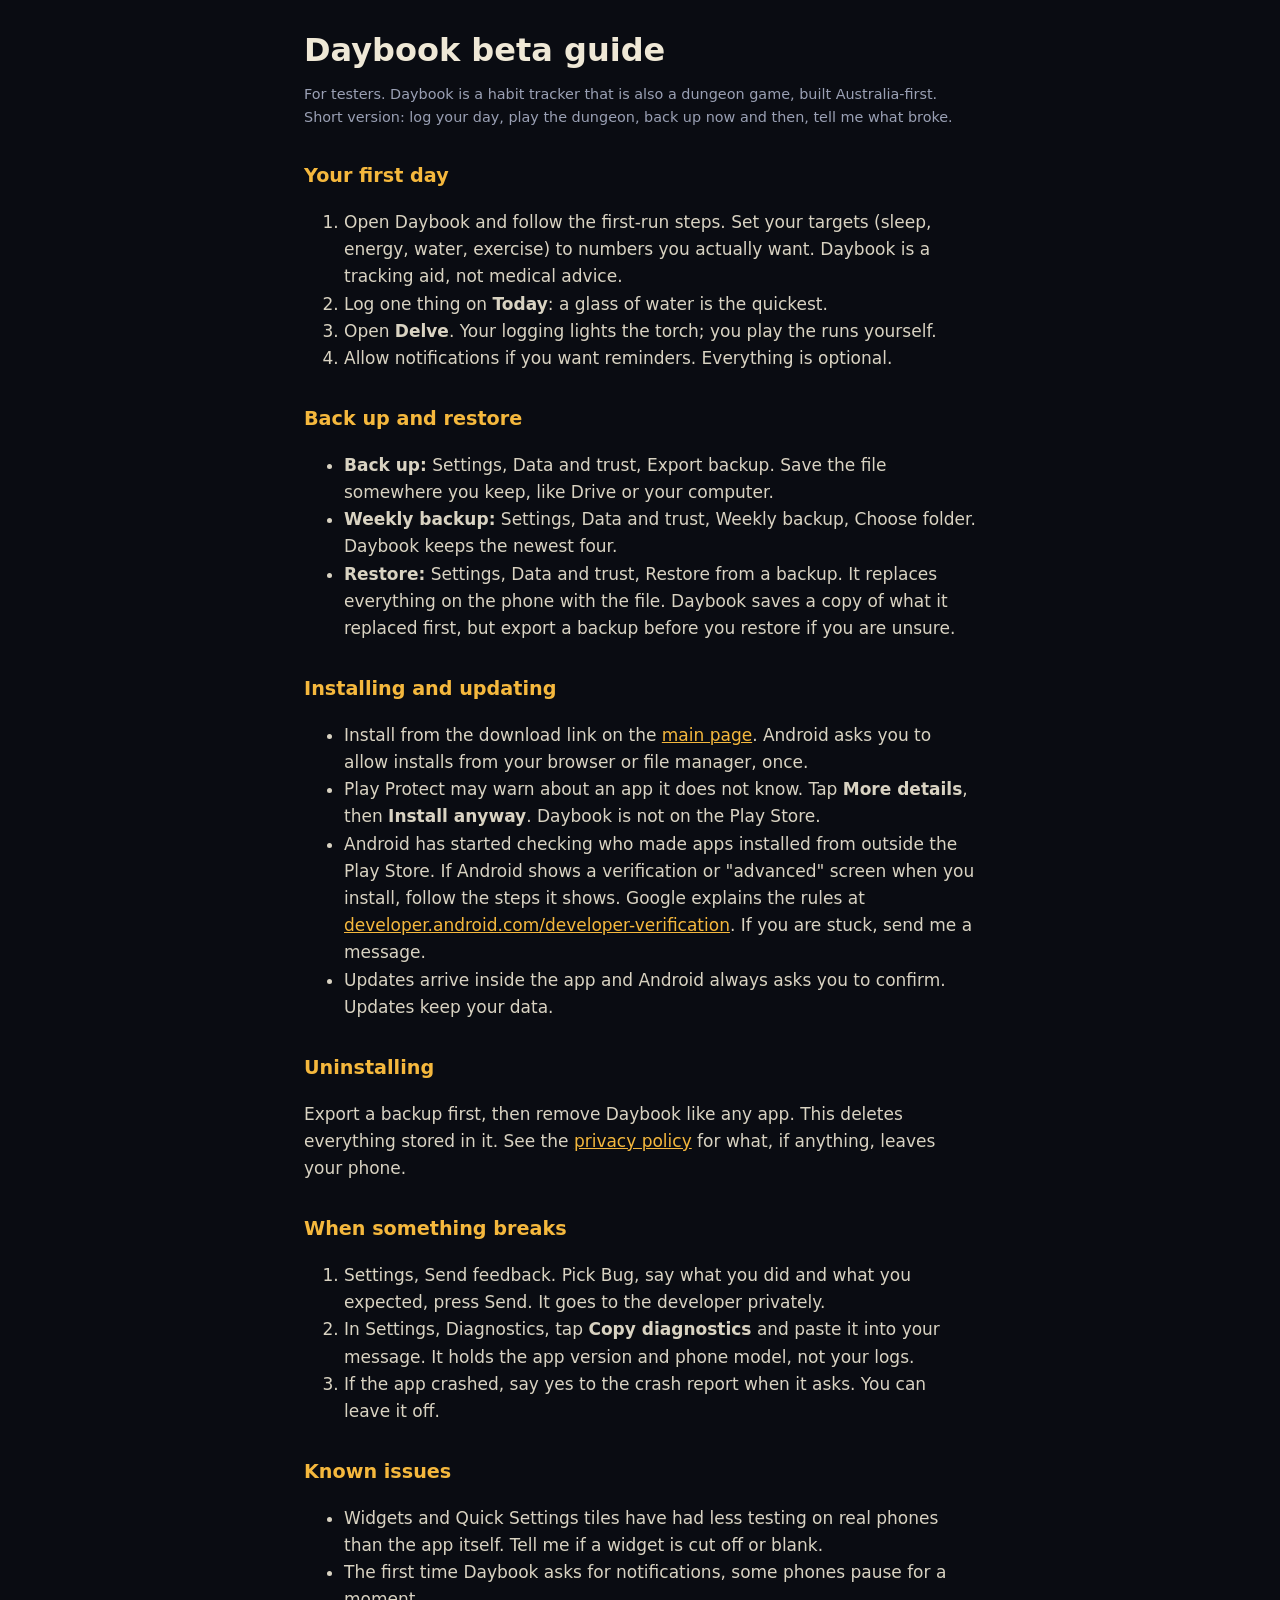
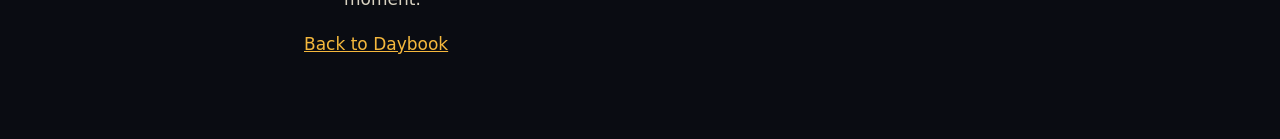
<file: docs/beta.html>
<!doctype html>
<html lang="en">
<head>
<meta charset="utf-8">
<meta name="viewport" content="width=device-width, initial-scale=1">
<title>Daybook beta guide</title>
<meta name="description" content="Getting started, backing up, and what to do when something breaks.">
<meta name="theme-color" content="#0a0c12">
<style>
  :root { --bg:#0a0c12; --line:#2a3044; --ink:#efe8d6; --muted:#9aa0b4; --gold:#f5b83d; }
  * { box-sizing:border-box; }
  body { margin:0; background:var(--bg); color:var(--ink); font:17px/1.6 system-ui, -apple-system, "Segoe UI", sans-serif; }
  main { max-width:44rem; margin:0 auto; padding:2rem 16px 4rem; }
  h1 { font-size:2rem; line-height:1.15; margin:0 0 .25rem; }
  h2 { font-size:1.2rem; margin:2rem 0 .4rem; color:var(--gold); }
  p, li { color:#d9d3c2; }
  .muted { color:var(--muted); font-size:.9rem; }
  a { color:var(--gold); }
  code { background:#161a26; padding:.1rem .35rem; border-radius:4px; }
</style>
</head>
<body>
<main>
<h1>Daybook beta guide</h1>
<p class="muted">For testers. Daybook is a habit tracker that is also a dungeon game, built Australia-first. Short version: log your day, play the dungeon, back up now and then, tell me what broke.</p>

<h2>Your first day</h2>
<ol>
<li>Open Daybook and follow the first-run steps. Set your targets (sleep, energy, water, exercise) to numbers you actually want. Daybook is a tracking aid, not medical advice.</li>
<li>Log one thing on <b>Today</b>: a glass of water is the quickest.</li>
<li>Open <b>Delve</b>. Your logging lights the torch; you play the runs yourself.</li>
<li>Allow notifications if you want reminders. Everything is optional.</li>
</ol>

<h2>Back up and restore</h2>
<ul>
<li><b>Back up:</b> Settings, Data and trust, Export backup. Save the file somewhere you keep, like Drive or your computer.</li>
<li><b>Weekly backup:</b> Settings, Data and trust, Weekly backup, Choose folder. Daybook keeps the newest four.</li>
<li><b>Restore:</b> Settings, Data and trust, Restore from a backup. It replaces everything on the phone with the file. Daybook saves a copy of what it replaced first, but export a backup before you restore if you are unsure.</li>
</ul>

<h2>Installing and updating</h2>
<ul>
<li>Install from the download link on the <a href="./">main page</a>. Android asks you to allow installs from your browser or file manager, once.</li>
<li>Play Protect may warn about an app it does not know. Tap <b>More details</b>, then <b>Install anyway</b>. Daybook is not on the Play Store.</li>
<li>Android has started checking who made apps installed from outside the Play Store. If Android shows a verification or "advanced" screen when you install, follow the steps it shows. Google explains the rules at <a href="https://developer.android.com/developer-verification">developer.android.com/developer-verification</a>. If you are stuck, send me a message.</li>
<li>Updates arrive inside the app and Android always asks you to confirm. Updates keep your data.</li>
</ul>

<h2>Uninstalling</h2>
<p>Export a backup first, then remove Daybook like any app. This deletes everything stored in it. See the <a href="privacy.html">privacy policy</a> for what, if anything, leaves your phone.</p>

<h2>When something breaks</h2>
<ol>
<li>Settings, Send feedback. Pick Bug, say what you did and what you expected, press Send. It goes to the developer privately.</li>
<li>In Settings, Diagnostics, tap <b>Copy diagnostics</b> and paste it into your message. It holds the app version and phone model, not your logs.</li>
<li>If the app crashed, say yes to the crash report when it asks. You can leave it off.</li>
</ol>

<h2>Known issues</h2>
<ul>
<li>Widgets and Quick Settings tiles have had less testing on real phones than the app itself. Tell me if a widget is cut off or blank.</li>
<li>The first time Daybook asks for notifications, some phones pause for a moment.</li>
</ul>

<p><a href="./">Back to Daybook</a></p>
</main>
</body>
</html>
</file>
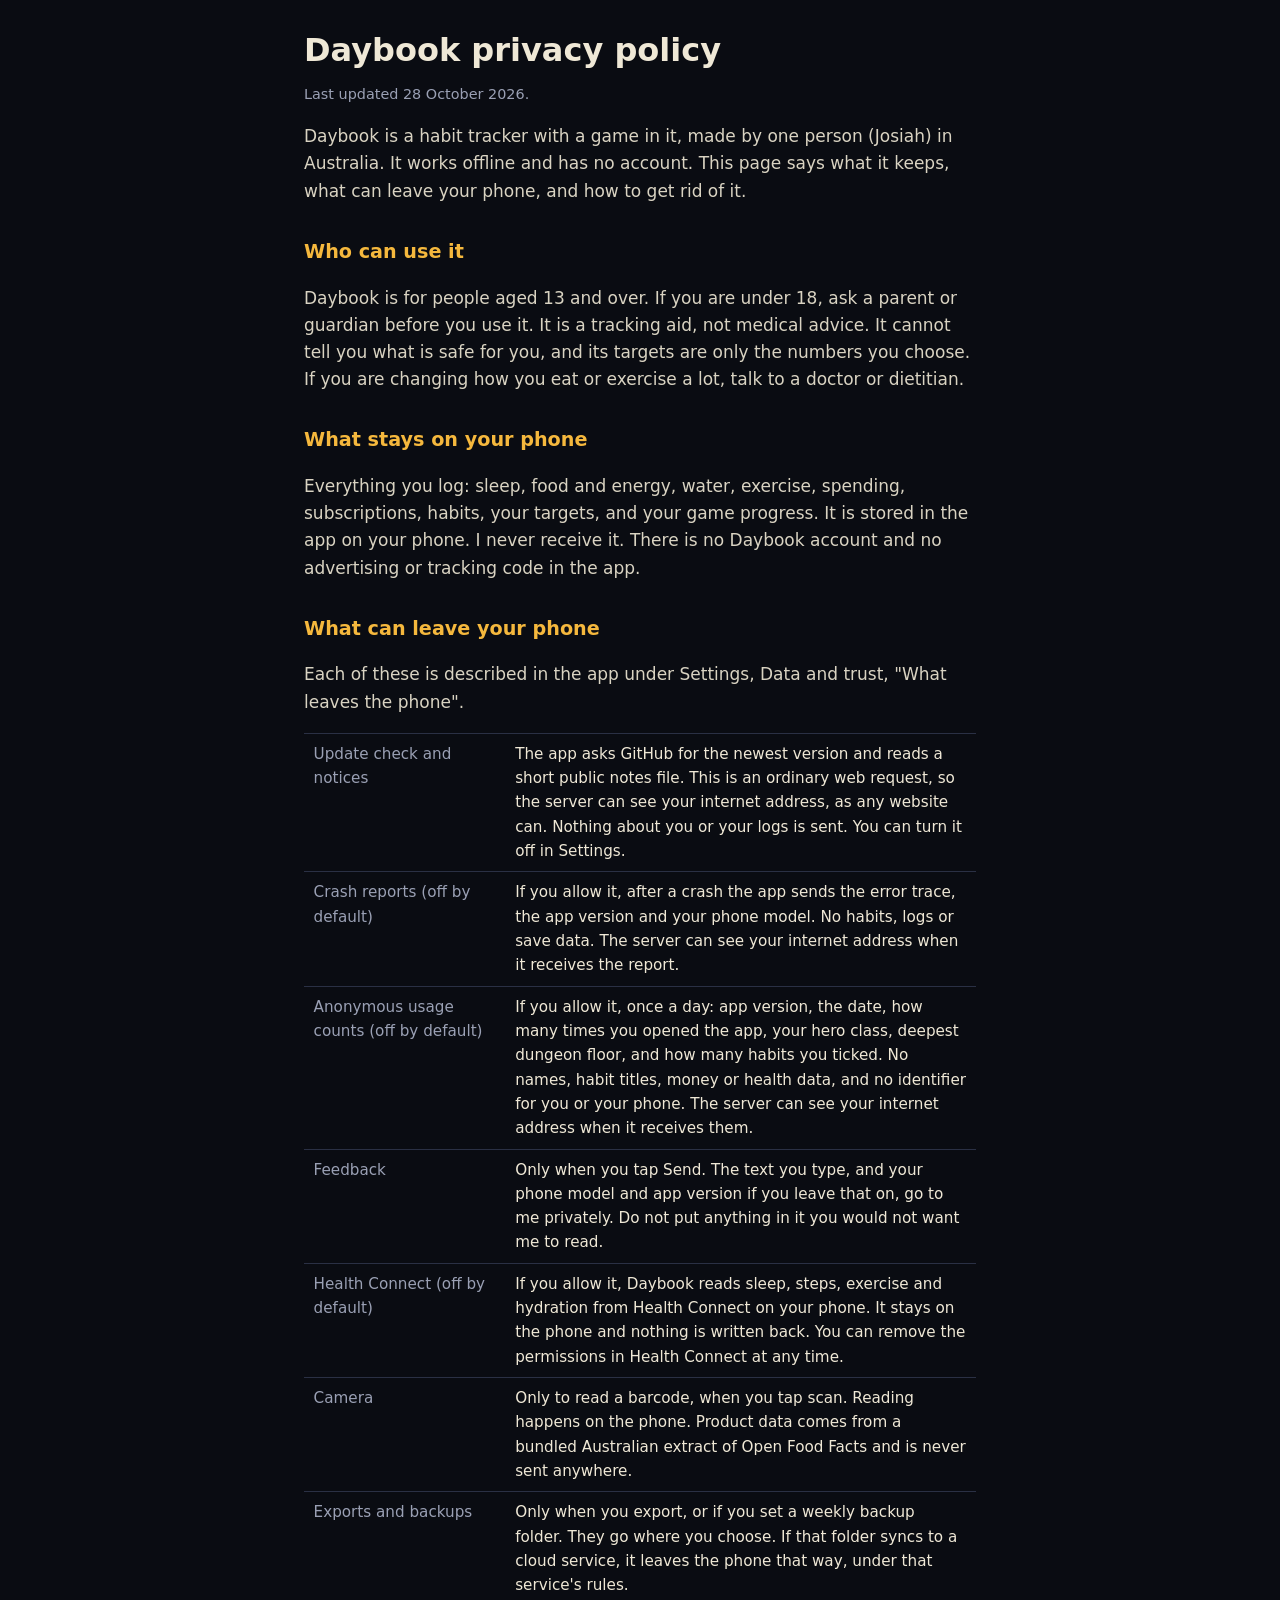
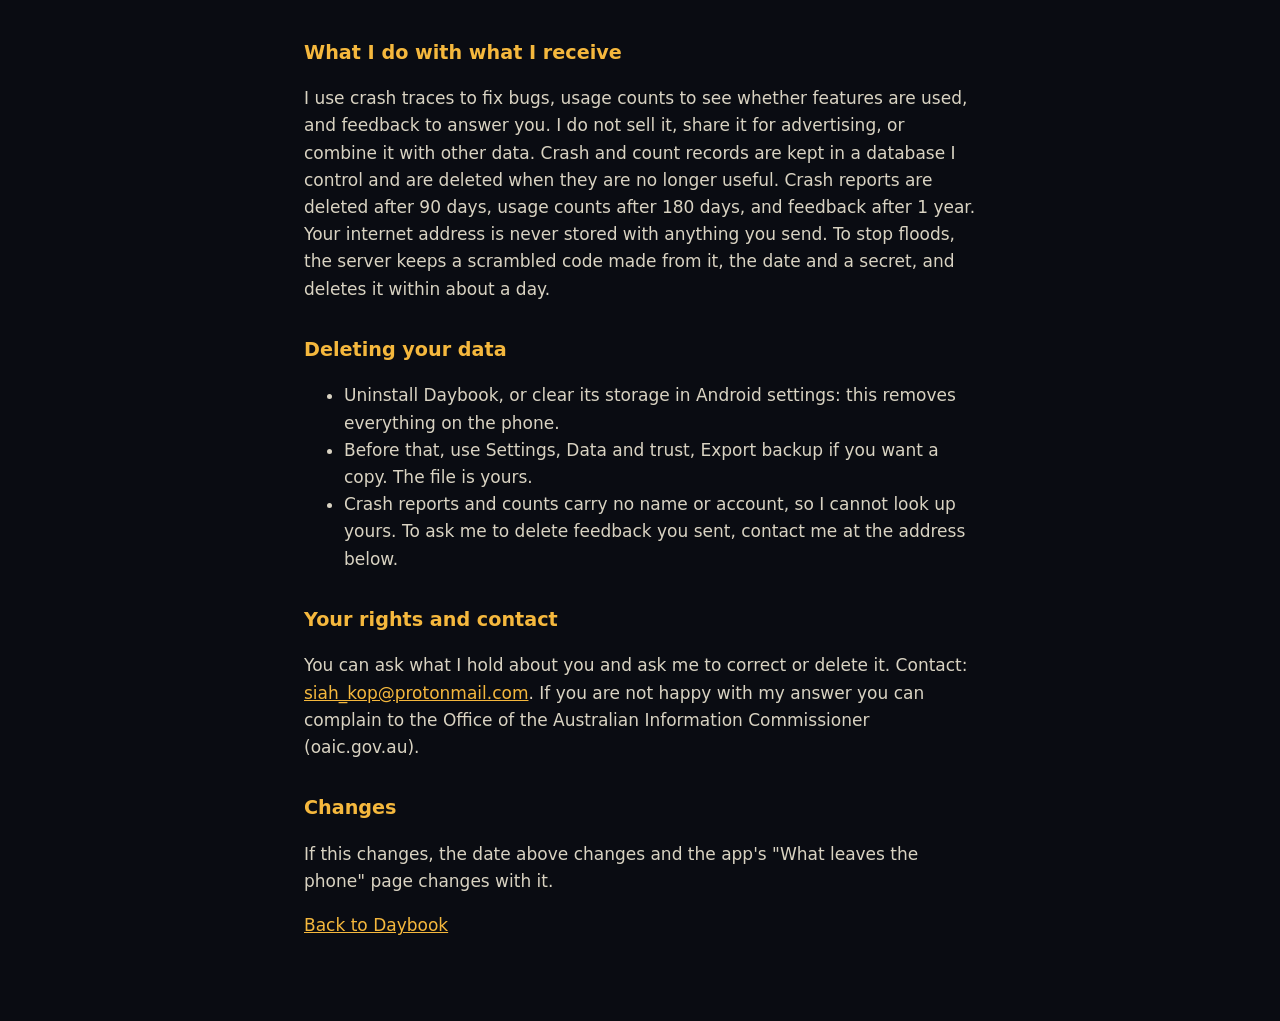
<file: docs/privacy.html>
<!doctype html>
<html lang="en">
<head>
<meta charset="utf-8">
<meta name="viewport" content="width=device-width, initial-scale=1">
<title>Daybook privacy policy</title>
<meta name="description" content="What Daybook keeps, what can leave your phone, and how to delete it.">
<meta name="theme-color" content="#0a0c12">
<style>
  :root { --bg:#0a0c12; --panel:#161a26; --line:#2a3044; --ink:#efe8d6; --muted:#9aa0b4; --gold:#f5b83d; }
  * { box-sizing:border-box; }
  body { margin:0; background:var(--bg); color:var(--ink); font:17px/1.6 system-ui, -apple-system, "Segoe UI", sans-serif; }
  main { max-width:44rem; margin:0 auto; padding:2rem 16px 4rem; }
  h1 { font-size:2rem; line-height:1.15; margin:0 0 .25rem; }
  h2 { font-size:1.2rem; margin:2rem 0 .4rem; color:var(--gold); }
  p, li { color:#d9d3c2; }
  .muted { color:var(--muted); font-size:.9rem; }
  a { color:var(--gold); }
  table { width:100%; border-collapse:collapse; margin:.6rem 0; font-size:.95rem; }
  th, td { text-align:left; vertical-align:top; padding:.5rem .6rem; border-top:1px solid var(--line); }
  th { color:var(--muted); font-weight:500; width:30%; }
</style>
</head>
<body>
<main>
<h1>Daybook privacy policy</h1>
<p class="muted">Last updated 28 October 2026.</p>

<p>Daybook is a habit tracker with a game in it, made by one person (Josiah) in Australia. It works offline and has no account. This page says what it keeps, what can leave your phone, and how to get rid of it.</p>

<h2>Who can use it</h2>
<p>Daybook is for people aged 13 and over. If you are under 18, ask a parent or guardian before you use it. It is a tracking aid, not medical advice. It cannot tell you what is safe for you, and its targets are only the numbers you choose. If you are changing how you eat or exercise a lot, talk to a doctor or dietitian.</p>

<h2>What stays on your phone</h2>
<p>Everything you log: sleep, food and energy, water, exercise, spending, subscriptions, habits, your targets, and your game progress. It is stored in the app on your phone. I never receive it. There is no Daybook account and no advertising or tracking code in the app.</p>

<h2>What can leave your phone</h2>
<p>Each of these is described in the app under Settings, Data and trust, "What leaves the phone".</p>
<table>
<tr><th>Update check and notices</th><td>The app asks GitHub for the newest version and reads a short public notes file. This is an ordinary web request, so the server can see your internet address, as any website can. Nothing about you or your logs is sent. You can turn it off in Settings.</td></tr>
<tr><th>Crash reports (off by default)</th><td>If you allow it, after a crash the app sends the error trace, the app version and your phone model. No habits, logs or save data. The server can see your internet address when it receives the report.</td></tr>
<tr><th>Anonymous usage counts (off by default)</th><td>If you allow it, once a day: app version, the date, how many times you opened the app, your hero class, deepest dungeon floor, and how many habits you ticked. No names, habit titles, money or health data, and no identifier for you or your phone. The server can see your internet address when it receives them.</td></tr>
<tr><th>Feedback</th><td>Only when you tap Send. The text you type, and your phone model and app version if you leave that on, go to me privately. Do not put anything in it you would not want me to read.</td></tr>
<tr><th>Health Connect (off by default)</th><td>If you allow it, Daybook reads sleep, steps, exercise and hydration from Health Connect on your phone. It stays on the phone and nothing is written back. You can remove the permissions in Health Connect at any time.</td></tr>
<tr><th>Camera</th><td>Only to read a barcode, when you tap scan. Reading happens on the phone. Product data comes from a bundled Australian extract of Open Food Facts and is never sent anywhere.</td></tr>
<tr><th>Exports and backups</th><td>Only when you export, or if you set a weekly backup folder. They go where you choose. If that folder syncs to a cloud service, it leaves the phone that way, under that service's rules.</td></tr>
</table>

<h2>What I do with what I receive</h2>
<p>I use crash traces to fix bugs, usage counts to see whether features are used, and feedback to answer you. I do not sell it, share it for advertising, or combine it with other data. Crash and count records are kept in a database I control and are deleted when they are no longer useful. Crash reports are deleted after 90 days, usage counts after 180 days, and feedback after 1 year. Your internet address is never stored with anything you send. To stop floods, the server keeps a scrambled code made from it, the date and a secret, and deletes it within about a day.</p>

<h2>Deleting your data</h2>
<ul>
<li>Uninstall Daybook, or clear its storage in Android settings: this removes everything on the phone.</li>
<li>Before that, use Settings, Data and trust, Export backup if you want a copy. The file is yours.</li>
<li>Crash reports and counts carry no name or account, so I cannot look up yours. To ask me to delete feedback you sent, contact me at the address below.</li>
</ul>

<h2>Your rights and contact</h2>
<p>You can ask what I hold about you and ask me to correct or delete it. Contact: <a href="mailto:siah_kop@protonmail.com">siah_kop@protonmail.com</a>. If you are not happy with my answer you can complain to the Office of the Australian Information Commissioner (oaic.gov.au).</p>

<h2>Changes</h2>
<p>If this changes, the date above changes and the app's "What leaves the phone" page changes with it.</p>
<p><a href="./">Back to Daybook</a></p>
</main>
</body>
</html>
</file>
<file: docs/art.css>
/* Generated by scripts/build_site_art.py. Do not edit. */
.s-knight_m_idle_anim{--w:16;--h:28;--n:4;background-image:url(art/knight_m_idle_anim.png)}
.s-knight_m_run_anim{--w:16;--h:28;--n:4;background-image:url(art/knight_m_run_anim.png)}
.s-knight_f_idle_anim{--w:16;--h:28;--n:4;background-image:url(art/knight_f_idle_anim.png)}
.s-wizzard_m_idle_anim{--w:16;--h:28;--n:4;background-image:url(art/wizzard_m_idle_anim.png)}
.s-wizzard_f_idle_anim{--w:16;--h:28;--n:4;background-image:url(art/wizzard_f_idle_anim.png)}
.s-necromancer_anim{--w:16;--h:23;--n:4;background-image:url(art/necromancer_anim.png)}
.s-necromancer_bone_anim{--w:16;--h:23;--n:4;background-image:url(art/necromancer_bone_anim.png)}
.s-elf_m_idle_anim{--w:16;--h:28;--n:4;background-image:url(art/elf_m_idle_anim.png)}
.s-dwarf_m_idle_anim{--w:16;--h:28;--n:4;background-image:url(art/dwarf_m_idle_anim.png)}
.s-lizard_m_idle_anim{--w:16;--h:28;--n:4;background-image:url(art/lizard_m_idle_anim.png)}
.s-skelet_idle_anim{--w:16;--h:16;--n:4;background-image:url(art/skelet_idle_anim.png)}
.s-goblin_run_anim{--w:16;--h:16;--n:4;background-image:url(art/goblin_run_anim.png)}
.s-imp_idle_anim{--w:16;--h:16;--n:4;background-image:url(art/imp_idle_anim.png)}
.s-ice_zombie_anim{--w:16;--h:16;--n:4;background-image:url(art/ice_zombie_anim.png)}
.s-pumpkin_dude_idle_anim{--w:16;--h:23;--n:4;background-image:url(art/pumpkin_dude_idle_anim.png)}
.s-tiny_zombie_idle_anim{--w:16;--h:16;--n:4;background-image:url(art/tiny_zombie_idle_anim.png)}
.s-big_zombie_idle_anim{--w:32;--h:36;--n:4;background-image:url(art/big_zombie_idle_anim.png)}
.s-bone_golem_idle_anim{--w:32;--h:36;--n:4;background-image:url(art/bone_golem_idle_anim.png)}
.s-orc_warrior_idle_anim{--w:16;--h:23;--n:4;background-image:url(art/orc_warrior_idle_anim.png)}
.s-masked_orc_idle_anim{--w:16;--h:23;--n:4;background-image:url(art/masked_orc_idle_anim.png)}
.s-orc_shaman_idle_anim{--w:16;--h:23;--n:4;background-image:url(art/orc_shaman_idle_anim.png)}
.s-ogre_idle_anim{--w:32;--h:36;--n:4;background-image:url(art/ogre_idle_anim.png)}
.s-chort_idle_anim{--w:16;--h:23;--n:4;background-image:url(art/chort_idle_anim.png)}
.s-swampy_anim{--w:16;--h:16;--n:4;background-image:url(art/swampy_anim.png)}
.s-muddy_anim{--w:16;--h:16;--n:4;background-image:url(art/muddy_anim.png)}
.s-slug_anim{--w:16;--h:23;--n:4;background-image:url(art/slug_anim.png)}
.s-foe_necromancer_anim{--w:16;--h:23;--n:4;background-image:url(art/foe_necromancer_anim.png)}
.s-doc_idle_anim{--w:16;--h:23;--n:4;background-image:url(art/doc_idle_anim.png)}
.s-boss_rotjaw_idle_anim{--w:40;--h:44;--n:4;background-image:url(art/boss_rotjaw_idle_anim.png)}
.s-boss_gorrak_idle_anim{--w:40;--h:44;--n:4;background-image:url(art/boss_gorrak_idle_anim.png)}
.s-boss_vexmaw_idle_anim{--w:40;--h:44;--n:4;background-image:url(art/boss_vexmaw_idle_anim.png)}
.s-boss_ember_duke_idle_anim{--w:40;--h:44;--n:4;background-image:url(art/boss_ember_duke_idle_anim.png)}
.s-boss_ironhide_idle_anim{--w:40;--h:44;--n:4;background-image:url(art/boss_ironhide_idle_anim.png)}
.s-boss_mirebelly_idle_anim{--w:40;--h:44;--n:4;background-image:url(art/boss_mirebelly_idle_anim.png)}
.s-chest_full_open_anim{--w:16;--h:16;--n:3;background-image:url(art/chest_full_open_anim.png)}
.s-chest_mimic_open_anim{--w:16;--h:16;--n:3;background-image:url(art/chest_mimic_open_anim.png)}
.s-coin_anim{--w:6;--h:7;--n:4;background-image:url(art/coin_anim.png)}
.s-wall_fountain_mid_red_anim{--w:16;--h:16;--n:3;background-image:url(art/wall_fountain_mid_red_anim.png)}
.s-wall_fountain_basin_red_anim{--w:16;--h:16;--n:3;background-image:url(art/wall_fountain_basin_red_anim.png)}
.s-wall_fountain_mid_blue_anim{--w:16;--h:16;--n:3;background-image:url(art/wall_fountain_mid_blue_anim.png)}
.s-wall_fountain_basin_blue_anim{--w:16;--h:16;--n:3;background-image:url(art/wall_fountain_basin_blue_anim.png)}
.s-flask_big_red{--w:16;--h:16;--n:1;background-image:url(art/flask_big_red.png)}
.s-flask_big_blue{--w:16;--h:16;--n:1;background-image:url(art/flask_big_blue.png)}
.s-flask_big_green{--w:16;--h:16;--n:1;background-image:url(art/flask_big_green.png)}
.s-flask_big_yellow{--w:16;--h:16;--n:1;background-image:url(art/flask_big_yellow.png)}
.s-flask_red{--w:16;--h:16;--n:1;background-image:url(art/flask_red.png)}
.s-flask_blue{--w:16;--h:16;--n:1;background-image:url(art/flask_blue.png)}
.s-flask_green{--w:16;--h:16;--n:1;background-image:url(art/flask_green.png)}
.s-flask_yellow{--w:16;--h:16;--n:1;background-image:url(art/flask_yellow.png)}
.s-ui_heart_full{--w:13;--h:12;--n:1;background-image:url(art/ui_heart_full.png)}
.s-skull{--w:16;--h:16;--n:1;background-image:url(art/skull.png)}
.s-crate{--w:16;--h:24;--n:1;background-image:url(art/crate.png)}
.s-hole{--w:16;--h:16;--n:1;background-image:url(art/hole.png)}
.s-floor_stairs{--w:16;--h:16;--n:1;background-image:url(art/floor_stairs.png)}
.s-doors_leaf_closed{--w:32;--h:32;--n:1;background-image:url(art/doors_leaf_closed.png)}
.s-doors_leaf_open{--w:32;--h:32;--n:1;background-image:url(art/doors_leaf_open.png)}
.s-wall_banner_red{--w:16;--h:16;--n:1;background-image:url(art/wall_banner_red.png)}
.s-wall_banner_blue{--w:16;--h:16;--n:1;background-image:url(art/wall_banner_blue.png)}
.s-wall_banner_green{--w:16;--h:16;--n:1;background-image:url(art/wall_banner_green.png)}
.s-wall_banner_yellow{--w:16;--h:16;--n:1;background-image:url(art/wall_banner_yellow.png)}
.s-bomb{--w:16;--h:16;--n:3;background-image:url(art/bomb.png)}
.s-weapon_golden_sword{--w:10;--h:22;--n:1;background-image:url(art/weapon_golden_sword.png)}
.s-weapon_knight_sword{--w:10;--h:29;--n:1;background-image:url(art/weapon_knight_sword.png)}
.s-weapon_regular_sword{--w:10;--h:21;--n:1;background-image:url(art/weapon_regular_sword.png)}
.s-weapon_frost_staff{--w:8;--h:30;--n:1;background-image:url(art/weapon_frost_staff.png)}
.s-weapon_red_magic_staff{--w:8;--h:30;--n:1;background-image:url(art/weapon_red_magic_staff.png)}
.s-weapon_hammer{--w:10;--h:24;--n:1;background-image:url(art/weapon_hammer.png)}
.s-weapon_scythe{--w:27;--h:32;--n:1;background-image:url(art/weapon_scythe.png)}
.s-weapon_bone_scythe{--w:27;--h:32;--n:1;background-image:url(art/weapon_bone_scythe.png)}
.s-weapon_night_scythe{--w:27;--h:32;--n:1;background-image:url(art/weapon_night_scythe.png)}
.s-weapon_big_hammer{--w:10;--h:37;--n:1;background-image:url(art/weapon_big_hammer.png)}
.s-weapon_waraxe{--w:12;--h:23;--n:1;background-image:url(art/weapon_waraxe.png)}
.s-weapon_star_staff{--w:8;--h:30;--n:1;background-image:url(art/weapon_star_staff.png)}
</file>
